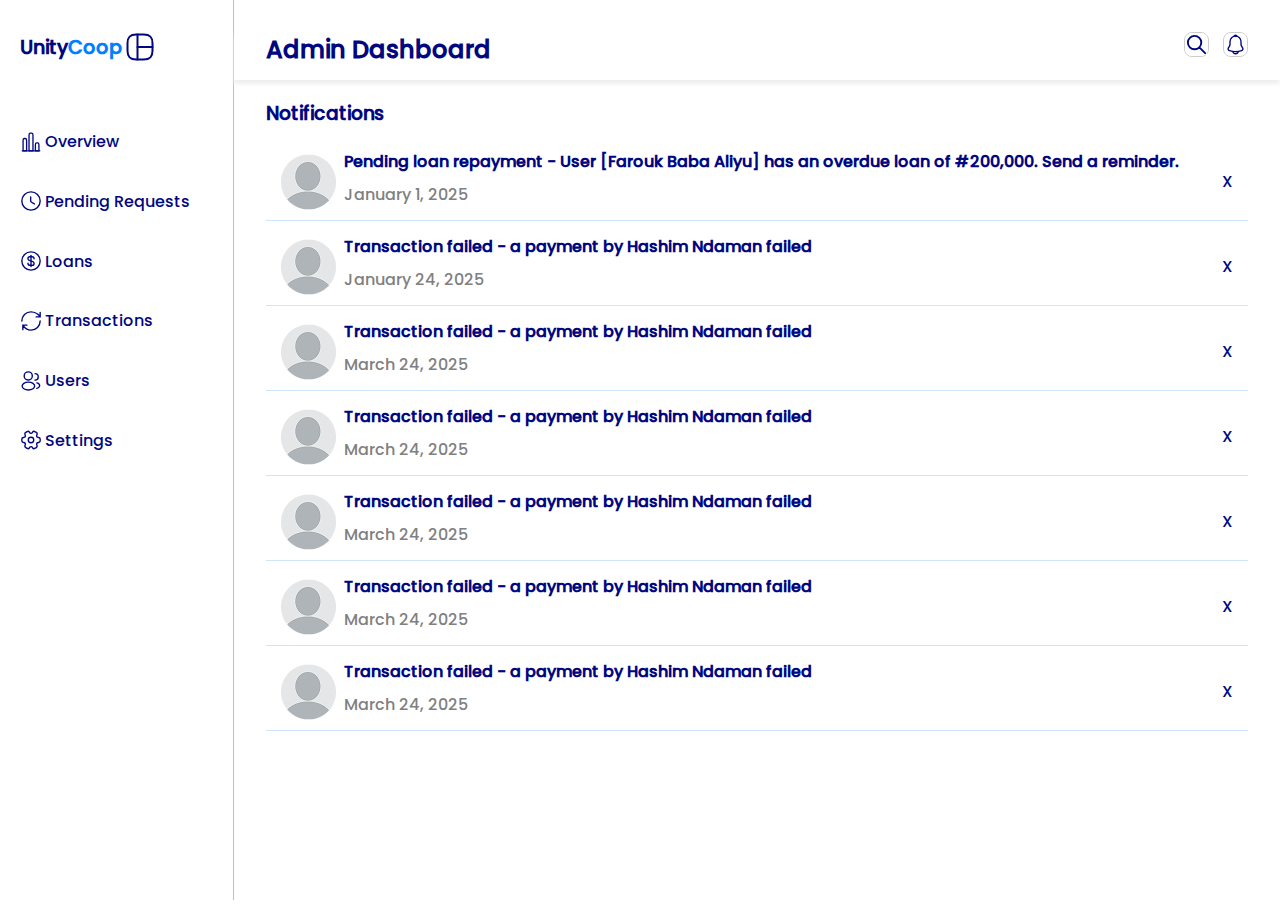
<file: notification.html>
<!DOCTYPE html>
<html lang="en">
  <head>
    <meta charset="UTF-8" />
    <meta name="viewport" content="width=device-width, initial-scale=1.0" />
    <title>Notifications</title>
    <link rel="stylesheet" href="styles/main.css" />
    <link rel="stylesheet" href="styles/notification.css" />
  </head>
  <body>
    <main id="notifications">
      <div class="left-sidebar">
        <!-- left sidebar generated by reusables.sidebar.js -->
      </div>

      <section class="section main-body-width">
        <div class="main-section-header main-header-style-ext">
          <h4>Admin Dashboard</h4>
          <div class="header-nav">
            <img src="images/search_icon.svg" class="search-icon" />
            <a href="notification.html">
              <img src="images/notifications.svg" class="notification-icon" />
            </a>
          </div>
        </div>
        <div class="main-body">
          <div class="main-body-header">
            <h3>Notifications</h3>
          </div>
          <div class="main-body-content">
            <div class="notif flexed-container">
              <div class="flexed-item">
                <img src="images/blank_user.png" alt="" />
                <div class="inner-flexed-item">
                  <h4>
                    Pending loan repayment - User [Farouk Baba Aliyu] has an
                    overdue loan of #200,000. Send a reminder.
                  </h4>
                  <p>January 1, 2025</p>
                </div>
              </div>
              <p class="notf-close-btn">X</p>
            </div>

            <div class="notif flexed-container">
              <div class="flexed-item">
                <img src="images/blank_user.png" alt="" />
                <div class="inner-flexed-item">
                  <h4>
                    Transaction failed - a payment by Hashim Ndaman failed
                  </h4>
                  <p>January 24, 2025</p>
                </div>
              </div>
              <p class="notf-close-btn">X</p>
            </div>

            <div class="notif flexed-container">
              <div class="flexed-item">
                <img src="images/blank_user.png" alt="" />
                <div class="inner-flexed-item">
                  <h4>
                    Transaction failed - a payment by Hashim Ndaman failed
                  </h4>
                  <p>March 24, 2025</p>
                </div>
              </div>
              <p class="notf-close-btn">X</p>
            </div>

            <div class="notif flexed-container">
              <div class="flexed-item">
                <img src="images/blank_user.png" alt="" />
                <div class="inner-flexed-item">
                  <h4>
                    Transaction failed - a payment by Hashim Ndaman failed
                  </h4>
                  <p>March 24, 2025</p>
                </div>
              </div>
              <p class="notf-close-btn">X</p>
            </div>

            <div class="notif flexed-container">
              <div class="flexed-item">
                <img src="images/blank_user.png" alt="" />
                <div class="inner-flexed-item">
                  <h4>
                    Transaction failed - a payment by Hashim Ndaman failed
                  </h4>
                  <p>March 24, 2025</p>
                </div>
              </div>
              <p class="notf-close-btn">X</p>
            </div>

            <div class="notif flexed-container">
              <div class="flexed-item">
                <img src="images/blank_user.png" alt="" />
                <div class="inner-flexed-item">
                  <h4>
                    Transaction failed - a payment by Hashim Ndaman failed
                  </h4>
                  <p>March 24, 2025</p>
                </div>
              </div>
              <p class="notf-close-btn">X</p>
            </div>

            <div class="notif flexed-container">
              <div class="flexed-item">
                <img src="images/blank_user.png" alt="" />
                <div class="inner-flexed-item">
                  <h4>
                    Transaction failed - a payment by Hashim Ndaman failed
                  </h4>
                  <p>March 24, 2025</p>
                </div>
              </div>
              <p class="notf-close-btn">X</p>
            </div>
          </div>
        </div>
      </section>
    </main>

    <script src="reusables/sidebar.js"></script>
    <script src="scripts/main.js"></script>
    <script src="scripts/notification.js"></script>
  </body>
</html>
</file>
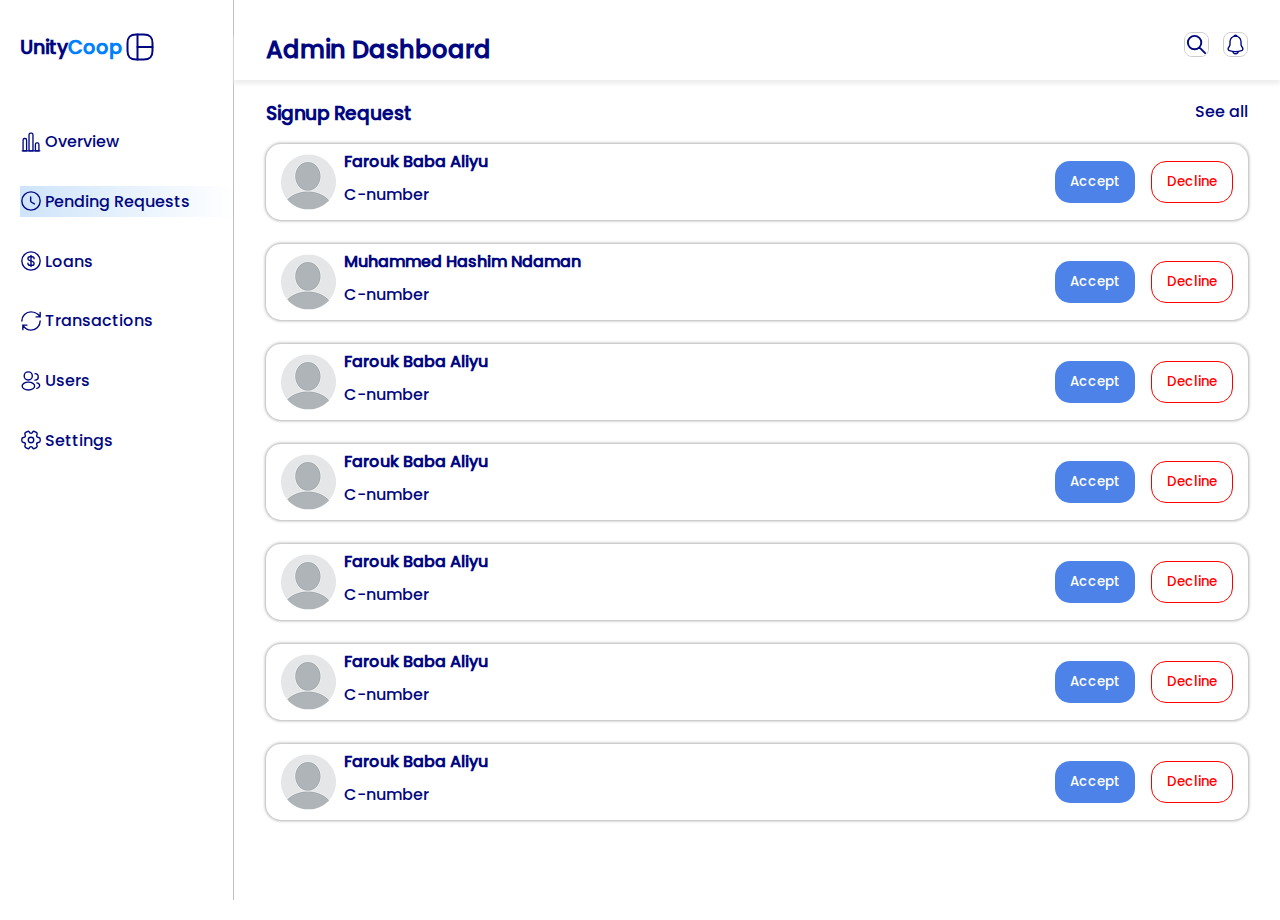
<file: pending-request.html>
<!DOCTYPE html>
<html lang="en">
  <head>
    <meta charset="UTF-8" />
    <meta name="viewport" content="width=device-width, initial-scale=1.0" />
    <title>Pending-Requests</title>
    <link rel="stylesheet" href="styles/main.css" />
    <link rel="stylesheet" href="styles/pending-request.css" />
    <link rel="stylesheet" href="utilities/modal.css" />
  </head>
  <body>
    <main>
      <div class="left-sidebar">
        <!-- left sidebar generated by reusables.sidebar.js -->
      </div>

      <section class="pending-req section main-body-width">
        <div class="main-section-header main-header-style-ext">
          <h4>Admin Dashboard</h4>
          <div class="header-nav">
            <a href="#search-bar">
              <img src="images/search_icon.svg" class="search-icon" />
            </a>
            <a href="notification.html">
              <img src="images/notifications.svg" class="notification-icon" />
            </a>
          </div>
        </div>
        <div class="main-body">
          <div class="main-body-header">
            <h3>Signup Request</h3>
            <p>See all</p>
          </div>
          <div class="main-body-content">
            <div class="request flexed-container">
              <div class="req-details flexed-item">
                <img src="images/blank_user.png" alt="" class="user-photo" />
                <div class="file-details inner-flexed-item">
                  <h4>Farouk Baba Aliyu</h4>
                  <p>C-number</p>
                </div>
              </div>
              <div class="req-actions">
                <button class="accept-btn">Accept</button>
                <button class="decline-btn">Decline</button>
              </div>
            </div>

            <div class="request flexed-container">
              <div class="req-details flexed-item">
                <img src="images/blank_user.png" alt="" class="user-photo" />
                <div class="file-details inner-flexed-item">
                  <h4>Muhammed Hashim Ndaman</h4>
                  <p>C-number</p>
                </div>
              </div>
              <div class="req-actions">
                <button class="accept-btn">Accept</button>
                <button class="decline-btn">Decline</button>
              </div>
            </div>

            <div class="request flexed-container">
              <div class="req-details flexed-item">
                <img src="images/blank_user.png" alt="" class="user-photo" />
                <div class="file-details inner-flexed-item">
                  <h4>Farouk Baba Aliyu</h4>
                  <p>C-number</p>
                </div>
              </div>
              <div class="req-actions">
                <button class="accept-btn">Accept</button>
                <button class="decline-btn">Decline</button>
              </div>
            </div>

            <div class="request flexed-container">
              <div class="req-details flexed-item">
                <img src="images/blank_user.png" alt="" class="user-photo" />
                <div class="file-details inner-flexed-item">
                  <h4>Farouk Baba Aliyu</h4>
                  <p>C-number</p>
                </div>
              </div>
              <div class="req-actions">
                <button class="accept-btn">Accept</button>
                <button class="decline-btn">Decline</button>
              </div>
            </div>

            <div class="request flexed-container">
              <div class="req-details flexed-item">
                <img src="images/blank_user.png" alt="" class="user-photo" />
                <div class="file-details inner-flexed-item">
                  <h4>Farouk Baba Aliyu</h4>
                  <p>C-number</p>
                </div>
              </div>
              <div class="req-actions">
                <button class="accept-btn">Accept</button>
                <button class="decline-btn">Decline</button>
              </div>
            </div>

            <div class="request flexed-container">
              <div class="req-details flexed-item">
                <img src="images/blank_user.png" alt="" class="user-photo" />
                <div class="file-details inner-flexed-item">
                  <h4>Farouk Baba Aliyu</h4>
                  <p>C-number</p>
                </div>
              </div>
              <div class="req-actions">
                <button class="accept-btn">Accept</button>
                <button class="decline-btn">Decline</button>
              </div>
            </div>

            <div class="request flexed-container">
              <div class="req-details flexed-item">
                <img src="images/blank_user.png" alt="" class="user-photo" />
                <div class="file-details inner-flexed-item">
                  <h4>Farouk Baba Aliyu</h4>
                  <p>C-number</p>
                </div>
              </div>
              <div class="req-actions">
                <button class="accept-btn">Accept</button>
                <button class="decline-btn">Decline</button>
              </div>
            </div>
          </div>
        </div>
      </section>
    </main>

    <script src="reusables/sidebar.js"></script>
    <script src="scripts/main.js"></script>
    <script src="scripts/pending-request.js"></script>
  </body>
</html>
</file>
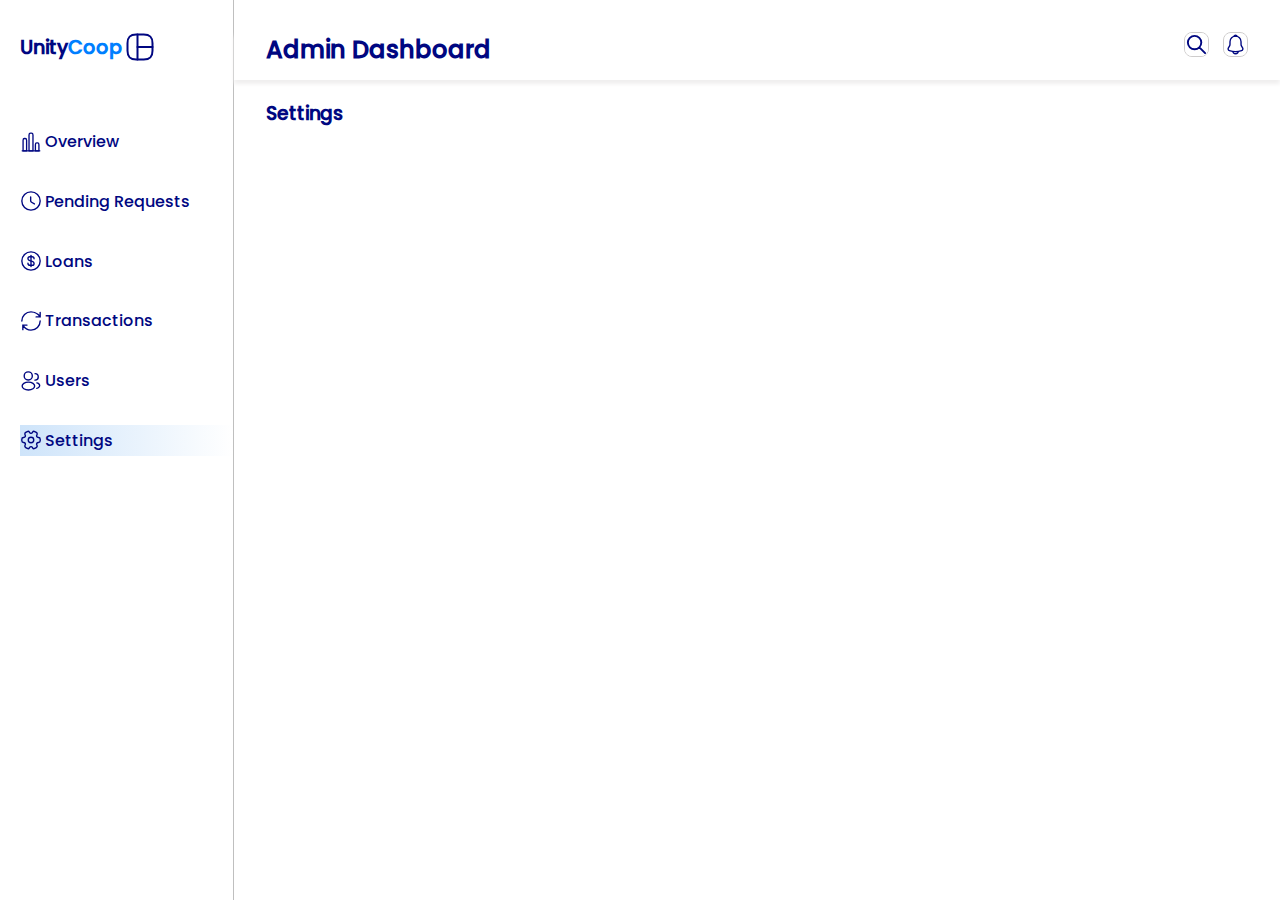
<file: settings.html>
<!DOCTYPE html>
<html lang="en">
  <head>
    <meta charset="UTF-8" />
    <meta name="viewport" content="width=device-width, initial-scale=1.0" />
    <title>Settings</title>
    <link rel="stylesheet" href="styles/main.css" />
  </head>
  <body>
    <main class="loans">
      <div class="left-sidebar">
        <!-- left sidebar generated by reusables.sidebar.js -->
      </div>

      <section class="section main-body-width">
        <div class="main-section-header main-header-style-ext">
          <h4>Admin Dashboard</h4>
          <div class="header-nav">
            <a href="#search-bar">
                <img src="images/search_icon.svg" class="search-icon" />
            </a>
            <a href="notification.html">
              <img src="images/notifications.svg" class="notification-icon" />
            </a>
          </div>
        </div>
        <div class="main-body">
          <div class="main-body-header">
            <h3>Settings</h3>
          </div>
          <div class="main-body-content">
          </div>
      </section>
    </main>

    <script src="reusables/sidebar.js"></script>
    <script src="scripts/main.js"></script>
  </body>
</html>
</file>
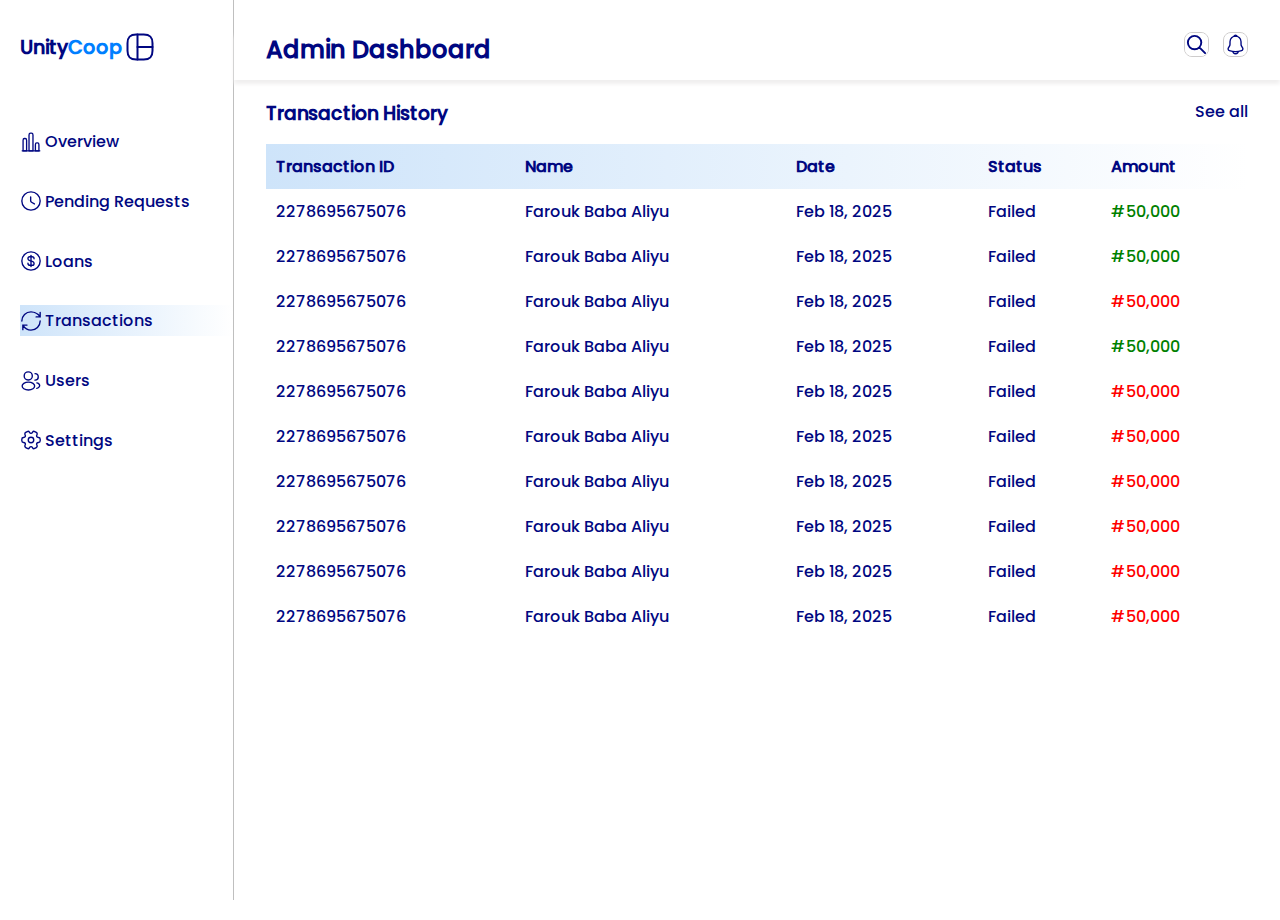
<file: transactions.html>
<!DOCTYPE html>
<html lang="en">
  <head>
    <meta charset="UTF-8" />
    <meta name="viewport" content="width=device-width, initial-scale=1.0" />
    <title>Transactions</title>
    <link rel="stylesheet" href="styles/main.css" />
    <link rel="stylesheet" href="styles/transactions.css">
  </head>
  <body>
    <main class="loans">
      <div class="left-sidebar">
        <!-- left sidebar generated by reusables.sidebar.js -->
      </div>

      <section class="section main-body-width">
        <div class="main-section-header main-header-style-ext">
          <h4>Admin Dashboard</h4>
          <div class="header-nav">
            <a href="#search-bar">
                <img src="images/search_icon.svg" class="search-icon" />
            </a>
            <a href="notification.html">
              <img src="images/notifications.svg" class="notification-icon" />
            </a>
          </div>
        </div>
        <div class="main-body">
          <div class="main-body-header">
            <h3>Transaction History</h3>
            <p>See all</p>
          </div>
          <div class="main-body-content">
            <!-- Transaction table -->
            <div class="table-wrap">
            <table class="transaction-table">
              <tr class="table-header">
                <th>Transaction ID</th>
                <th>Name</th>
                <th>Date</th>
                <th>Status</th>
                <th>Amount</th>
              </tr>
              <tr>
                <td>2278695675076</td>
                <td>Farouk Baba Aliyu</td>
                <td>Feb 18, 2025</td>
                <td>Failed</td>
                <td class="funding">#50,000</td>
              </tr>
              <tr>
                <td>2278695675076</td>
                <td>Farouk Baba Aliyu</td>
                <td>Feb 18, 2025</td>
                <td>Failed</td>
                <td class="funding">#50,000</td>
              </tr>
              <tr>
                <td>2278695675076</td>
                <td>Farouk Baba Aliyu</td>
                <td>Feb 18, 2025</td>
                <td>Failed</td>
                <td class="withdrawal">#50,000</td>
              </tr>
              <tr>
                <td>2278695675076</td>
                <td>Farouk Baba Aliyu</td>
                <td>Feb 18, 2025</td>
                <td>Failed</td>
                <td class="funding">#50,000</td>
              </tr>
              <tr>
                <td>2278695675076</td>
                <td>Farouk Baba Aliyu</td>
                <td>Feb 18, 2025</td>
                <td>Failed</td>
                <td class="withdrawal">#50,000</td>
              </tr>
              <tr>
                <td>2278695675076</td>
                <td>Farouk Baba Aliyu</td>
                <td>Feb 18, 2025</td>
                <td>Failed</td>
                <td class="withdrawal">#50,000</td>
              </tr>
              <tr>
                <td>2278695675076</td>
                <td>Farouk Baba Aliyu</td>
                <td>Feb 18, 2025</td>
                <td>Failed</td>
                <td class="withdrawal">#50,000</td>
              </tr>
              <tr>
                <td>2278695675076</td>
                <td>Farouk Baba Aliyu</td>
                <td>Feb 18, 2025</td>
                <td>Failed</td>
                <td class="withdrawal">#50,000</td>
              </tr>
              <tr>
                <td>2278695675076</td>
                <td>Farouk Baba Aliyu</td>
                <td>Feb 18, 2025</td>
                <td>Failed</td>
                <td class="withdrawal">#50,000</td>
              </tr>
              <tr>
                <td>2278695675076</td>
                <td>Farouk Baba Aliyu</td>
                <td>Feb 18, 2025</td>
                <td>Failed</td>
                <td class="withdrawal">#50,000</td>
              </tr>
              
            </table>
            </div>
          </div>
      </section>
    </main>

    <script src="reusables/sidebar.js"></script>
    <script src="scripts/main.js"></script>
  </body>
</html>
</file>
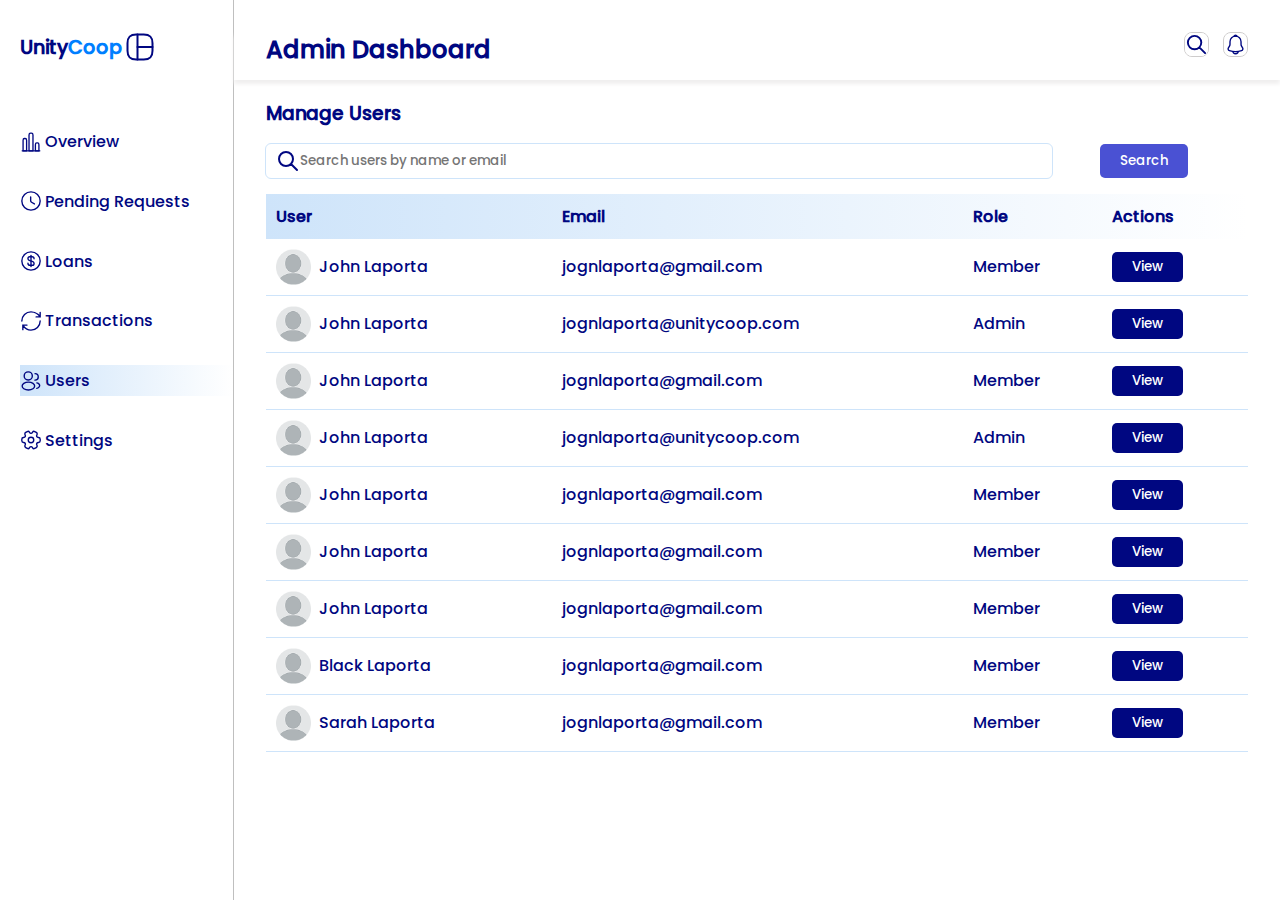
<file: users.html>
<!DOCTYPE html>
<html lang="en">
  <head>
    <meta charset="UTF-8" />
    <meta name="viewport" content="width=device-width, initial-scale=1.0" />
    <title>Users</title>
    <link rel="stylesheet" href="styles/main.css" />
    <link rel="stylesheet" href="styles/users.css" />
  </head>
  <body>
    <main class="users">
      <div class="left-sidebar">
        <!-- left sidebar generated by reusables.sidebar.js -->
      </div>

      <section class="section main-body-width">
        <div class="main-section-header main-header-style-ext">
          <h4>Admin Dashboard</h4>
          <div class="header-nav">
            <a href="#search-bar">
                <img src="images/search_icon.svg" class="search-icon" />
            </a>
            <a href="notification.html">
              <img src="images/notifications.svg" class="notification-icon" />
            </a>
          </div>
        </div>
        <div class="main-body">
          <div class="main-body-header">
            <h3>Manage Users</h3>
          </div>
          <div class="main-body-content">
            <div class="search-panel">
              <div class="input-group">
                <img src="images/search_icon.svg" />
                <input
                  id="search-bar"
                  type="search"
                  name="search-bar"
                  placeholder="Search users by name or email"
                />
              </div>
              <button class="action-btn user-search-btn">Search</button>
            </div>


            <div class="table-wrap">
            <table class="transaction-table">
              <tr class="table-header">
                <th>User</th>
                <th>Email</th>
                <th>Role</th>
                <th>Actions</th>
              </tr>
              <tr>
                <td>
                  <div class="user-info">
                    <img src="images/blank_user.png" alt="">
                    <p class="user-name">John Laporta</p>
                  </div>
                </td>
                <td>jognlaporta@gmail.com</td>
                <td>Member</td>
                <td><button class="action-btn">View</button></td>
              </tr>
              <tr>
                <td>
                  <div class="user-info">
                    <img src="images/blank_user.png" alt="">
                    <p class="user-name">John Laporta</p>
                  </div>
                </td>
                <td>jognlaporta@unitycoop.com</td>
                <td>Admin</td>
                <td><button class="action-btn">View</button></td>
              </tr>
              <tr>
                <td>
                  <div class="user-info">
                    <img src="images/blank_user.png" alt="">
                    <p class="user-name">John Laporta</p>
                  </div>
                </td>
                <td>jognlaporta@gmail.com</td>
                <td>Member</td>
                <td><button class="action-btn">View</button></td>
              </tr>
              <tr>
                <td>
                  <div class="user-info">
                    <img src="images/blank_user.png" alt="">
                    <p class="user-name">John Laporta</p>
                  </div>
                </td>
                <td>jognlaporta@unitycoop.com</td>
                <td>Admin</td>
                <td><button class="action-btn">View</button></td>
              </tr>
              <tr>
                <td>
                  <div class="user-info">
                    <img src="images/blank_user.png" alt="">
                    <p class="user-name">John Laporta</p>
                  </div>
                </td>
                <td>jognlaporta@gmail.com</td>
                <td>Member</td>
                <td><button class="action-btn">View</button></td>
              </tr>
              <tr>
                <td>
                  <div class="user-info">
                    <img src="images/blank_user.png" alt="">
                    <p class="user-name">John Laporta</p>
                  </div>
                </td>
                <td>jognlaporta@gmail.com</td>
                <td>Member</td>
                <td><button class="action-btn">View</button></td>
              </tr>
              <tr>
                <td>
                  <div class="user-info">
                    <img src="images/blank_user.png" alt="">
                    <p class="user-name">John Laporta</p>
                  </div>
                </td>
                <td>jognlaporta@gmail.com</td>
                <td>Member</td>
                <td><button class="action-btn">View</button></td>
              </tr>
              <tr>
                <td>
                  <div class="user-info">
                    <img src="images/blank_user.png" alt="">
                    <p class="user-name">Black Laporta</p>
                  </div>
                </td>
                <td>jognlaporta@gmail.com</td>
                <td>Member</td>
                <td><button class="action-btn">View</button></td>
              </tr>
              <tr>
                <td>
                  <div class="user-info">
                    <img src="images/blank_user.png" alt="">
                    <p class="user-name">Sarah Laporta</p>
                  </div>
                </td>
                <td>jognlaporta@gmail.com</td>
                <td>Member</td>
                <td><button class="action-btn">View</button></td>
              </tr>
            </table>
            </div>
          </div>
      </section>
    </main>

    <script src="reusables/sidebar.js"></script>
    <script src="scripts/main.js"></script>
  </body>
</html>
</file>
<file: styles/main.css>
:root {
    --Primary-color: #000781;
}

@font-face {
    font-family: "Poppins";
    src: url("../font/Poppins-Medium.ttf");
}

* {
    margin: 0;
    padding: 0;
    box-sizing: border-box;
    font-family: 'Poppins', sans-serif;
    color: var(--Primary-color);
}

ul {
    list-style-type: none;
}

a {
    text-decoration: none;
}

input:focus {
    outline: 1px solid var(--Primary-color);
}


body {
    max-width: 100vw;
    padding-bottom: 20px;
}

main {
    display: flex;
    flex-wrap: nowrap;
    padding-left: 20px;
    width: 100%;
    min-height: 100vh;
}

main>* {
    padding-top: 2rem;
}

.left-sidebar {
    width: 17%;
    min-height: 100%;
    border-right: 1px solid rgba(128, 128, 128, 0.5);
}

.brand {
    margin-bottom: 4rem;
    display: flex;
    align-items: center;
}

.brand-name {
    font-size: 1.2rem;
}

.brand-name span {
    color: #007fff;
}

.brand-logo {
    margin-left: 3px;
}

.condensed-nav-group,
.sidebar-nav .close-menu-btn {
    display: none;
}

.navlink-group {
    margin-bottom: 1.8rem;
    padding: 3px 0;
}

.navlink-group > a {
    display: flex;
    align-items: center;
}

.close-menu-btn,
.navlink-group {
    cursor: pointer;
}

.navlink-group img {
    margin-right: 3px;
    height: 22px;
    width: 22px;
}

.sidebar-nav .active {
    background-image: linear-gradient(to right, #CEE4FA, #ffffff);
}

.main-body-width {
    width: 83%;
}


.main-section-header {
    display: flex;
    justify-content: space-between;
    margin-bottom: 1.2em;
    padding-bottom: 0.8rem;
}

.main-section-header>h4 {
    font-size: 1.5rem;
}

.header-nav img {
    width: 25px;
    height: 25px;
    border: 1px solid #cecccc;
    border-radius: 8px;
}

.search-icon {
    margin-right: 10px;
}

.main-header-style-ext {
    box-shadow: 0 4px 4px rgb(240, 239, 239);
}

.main-body,
.main-header-style-ext {
    padding-left: 2rem;
    padding-right: 2rem;
}

.main-body-header {
    display: flex;
    justify-content: space-between;
    margin-bottom: 1rem;
}

.main-body-content {
    width: 100%;
}

.display-flex {
    display: flex;
    justify-content: space-between;
}

.flexed-container {
    display: flex;
    justify-content: space-between;
    width: 100%;
    padding: 5px 15px;
    align-items: center;
    margin-bottom: 0.5rem;
}

.flexed-item {
    display: flex;
    align-items: center;
    gap: 0.5rem;
}

.inner-flexed-item>* {
    margin-bottom: 0.5rem;
}

.shadowed-container {
    box-shadow: 1px 1px 15px #4D83E8;
    border-radius: 5px;
    padding-top: 5%;
    padding-bottom: 3%;
}

.action-btn {
    background-color: var(--Primary-color);
    color: white;
    padding: 5px 20px;
    border-radius: 10px;
    cursor: pointer;
    border: none;
}

.input-group {
    margin-bottom: 1rem;
    padding: 5px 10px;
    outline: 1px solid #CEE4FA;
    border-radius: 5px;
    display: flex;
    align-items: center;
}

.input-group>input {
    border: none;
}

.summary {
    display: flex;
    flex-wrap: wrap;
    row-gap: 2rem;
    column-gap: 0.8rem;
}

.summary-group {
    width: 32%;
    background-image: linear-gradient(to bottom right, #9ccaf8, #4D83E8, #007fff);
    height: 8rem;
    border-radius: 12px;
    box-shadow: 2px 2px 7px 3px #57A5F3;
    display: flex;
    justify-content: space-around;
    align-items: center;
    padding: 0 0.5rem;
}

.summary-group * {
    color: #ffffff;
}

.summary-group>div:first-child>* {
    margin-bottom: 10px;
}

.summary-group h3 {
    line-height: 1.2rem;
    font-size: 16px;
}

.summary-group>img {
    height: 75px;
    width: 75px;
}

.summary-group:nth-child(2)>img {
    width: 60px;
    height: 60px;
}

.table-wrap {
    overflow-x: auto;
}

.transaction-table {
    width: 100%;
    border-spacing: 0;
}

th,
td {
    text-align: left;
    padding: 10px;
    white-space: nowrap;

}

td {
    border-bottom: 1px solid #CEE4FA;
}

.table-header {
    background-image: linear-gradient(to right, #CEE4FA, #ffffff);
}

.recent-transactions {
    margin-top: 2.5rem;
}

.recent-transactions-header {
    margin-bottom: 1rem;
    display: flex;
    justify-content: space-between;
}

.canva-holder {
    width: 85%;
    height: 37vh;
    max-height: 400px;
    min-height: fit-content;
    margin: 0 auto;
}

.canva-holder>* {
    width: 85%;
    margin: auto;
}

.chart-title {
    display: flex;
    justify-content: space-between;
    padding-bottom: 5%;
    font-size: 12px;
}

.chart-title P:first-child {
    font-weight: bold;
}

.canva-container {
    position: relative;
    height: 70%;
}

div.pie-holder {
    height: 50%;
}

/* Prevent overflow when chart does not load for whatever reason */
canvas {
    width: 100%;
}

.legend-holder {
    display: flex;
    flex-wrap: wrap;
    gap: 10px;
    margin-top: 5%;
}

.piechart-legends {
    display: flex;
    align-items: center;
    font-size: 12px;
    padding: 3px 5px;
    border: 1px solid grey;
    border-radius: 5px;
}

.piechart-legends>div {
    height: 9px;
    width: 9px;
    border-radius: 50%;
    margin-right: 3px;
}

.piechart-legends>p {
    color: grey;
}

@media screen and (max-width: 1300px) {
    .summary-group {
        width: 47%;
    }
}

@media screen and (max-width: 1070px) {
    .main-body-width {
        width: 70%;
    }

    .left-sidebar {
        width: 30%;
    }

    .summary {
        column-gap: 2rem;
    }
}

@media screen and (max-width: 940px) {
    main {
        flex-direction: column;
        padding: 0 10px;
    }

    .main-body-width {
        padding-top: 0;
    }

    .main-body-width, .left-sidebar {
        width: 100%;
    }

    .main-body, .main-header-style-ext {
        padding-left: 0;
        padding-right: 0;
    }

    .left-sidebar {
        display: flex;
        justify-content: space-between;
        margin-bottom: 2rem;
        border: none;
        padding-top: 1rem;
    }

    .brand {
        margin-bottom: 0;
    }

    .sidebar-nav {
        width: 250px;
        height: 100vh;
        opacity: 0;
        transform: translateX(-250px);
        position: fixed;
        top: 0;
        left: 0;
        transition: transform 0.2s;
    }

    .condensed-nav-menu {
        background-color: white;
        box-shadow: 1px 0 1px 6px #CEE4FA;
        opacity: 1;
        padding: 3vh 0 0 5vw;
        transform: translateX(0px);
    }

    .sidebar-nav .close-menu-btn {
        display: revert;
        position: absolute;
        top: 3vh;
        right: 2px;
    }

    .navlink-group img {
        display: none;
    }

    .condensed-nav-group {
        display: flex;
        gap: 10px;
    }

    .mobile-nav {
        display: flex;
    }

    .mobile-nav  img {
        width: 25px;
        height: 25px;
        border: 1px solid #cecccc;
        border-radius: 8px;
    }

    .header-nav {
        display: none;
    }

    .main-header-style-ext {
        box-shadow: none;
    }
}

@media screen and (max-width: 650px) {
    .summary {
        flex-direction: column;
    }

    .summary-group {
        width: 100%;
        margin: auto;
        border-radius: 5px;
        box-shadow: none;
    }

    .left-sidebar img {
        width: 20px;
        height: 20px;
        border: none;
    }
}

@media screen and (max-width: 480px) {
    .flexed-item > img {
        height: 90px;
    }
}
</file>
<file: styles/notification.css>
.notif {
    border: none;
    border-bottom: 1px solid #CEE4FA;
}

.inner-flexed-item > p {
    color: grey;
}

.notf-close-btn {
    cursor: pointer;
}
</file>
<file: styles/pending-request.css>
.request {
    box-shadow: 0 0 3px 1px #b3b2b2;
    border-radius: 15px;
    margin-bottom: 1.5rem;
}

.user-photo {
    cursor: pointer;
}

.req-actions {
    display: flex;
    gap: 1rem;
}

.req-actions button {
    padding: 10px 15px;
    border-radius: 15px;
    cursor: pointer;
}

.req-actions .accept-btn {
    background-color: #4D83E8;
    color: white;
    border: none;

}

.req-actions .decline-btn {
    color: red;
    border: 1px solid red;
    background-color: initial;
}


@media screen and (max-width: 480px) {

    .request {
        align-items: start;
        flex-direction: column;
        min-width: fit-content;
        
    }
    .req-actions {
        gap: 0.2rem;
    }
}
</file>
<file: utilities/modal.css>
.user-popup {
    width: 50vw;
    height: 70vh;
    background-color: white;
    position: fixed;
    top: 15%;
    left: 25%;
    display: flex;
    flex-direction: column;
    justify-content: space-between;
    align-items: center;
    padding: 5%;
    box-shadow: 1px 1px 2px 1000px rgba(0, 0, 0, 0.4);
    border-radius: 20px;
    text-align: center;
}

.modal-close-btn {
    display: block;
    width: 100%;
    text-align: right;
    cursor: pointer;
}

.user-popup * {
    color: grey;
}

.user-popup span {
    font-size: 14px;
}

.user-popup>img {
    width: 150px;
    height: 150px;
}

.user-popup button {
    padding: 15px 40px;
    border-radius: 30px;
    border: none;
}

.user-popup button:hover {
    color: #4D83E8;
    border: 1px solid #4D83E8;
}

.popup-accept-btn {
    background-color: #4D83E8;
    color: white;
    margin-right: 5px;
    margin-bottom: 5px;
}

.popup-accept-btn:hover {
    background-color: white;
}

.popup-decline-btn {
    background-color: inherit;
}



@media screen and (max-width: 768px) {
    .user-popup {
        width: 90vw;
        left: 5%;
    }
}
</file>
<file: styles/transactions.css>
.funding {
    color: #008000;
}

.withdrawal {
    color: red;
}

td {
    border-bottom: none;
}
</file>
<file: styles/users.css>
.users .user-info {
    display: flex;
    gap: 0.5rem;
    align-items: center;
}

.users .user-info > img {
    width: 35px;
    height: 36px;
}

.users .action-btn {
    border-radius: 5px;
}

.search-panel {
    display: flex;
    margin-bottom: 1rem;
    gap: 3rem;
}

.users .input-group {
    width: 80%;
    margin-bottom: 0;
}

.input-group input {
    width: 100%;
}

.user-search-btn {
    background-color: #4a51d3;
}
</file>
